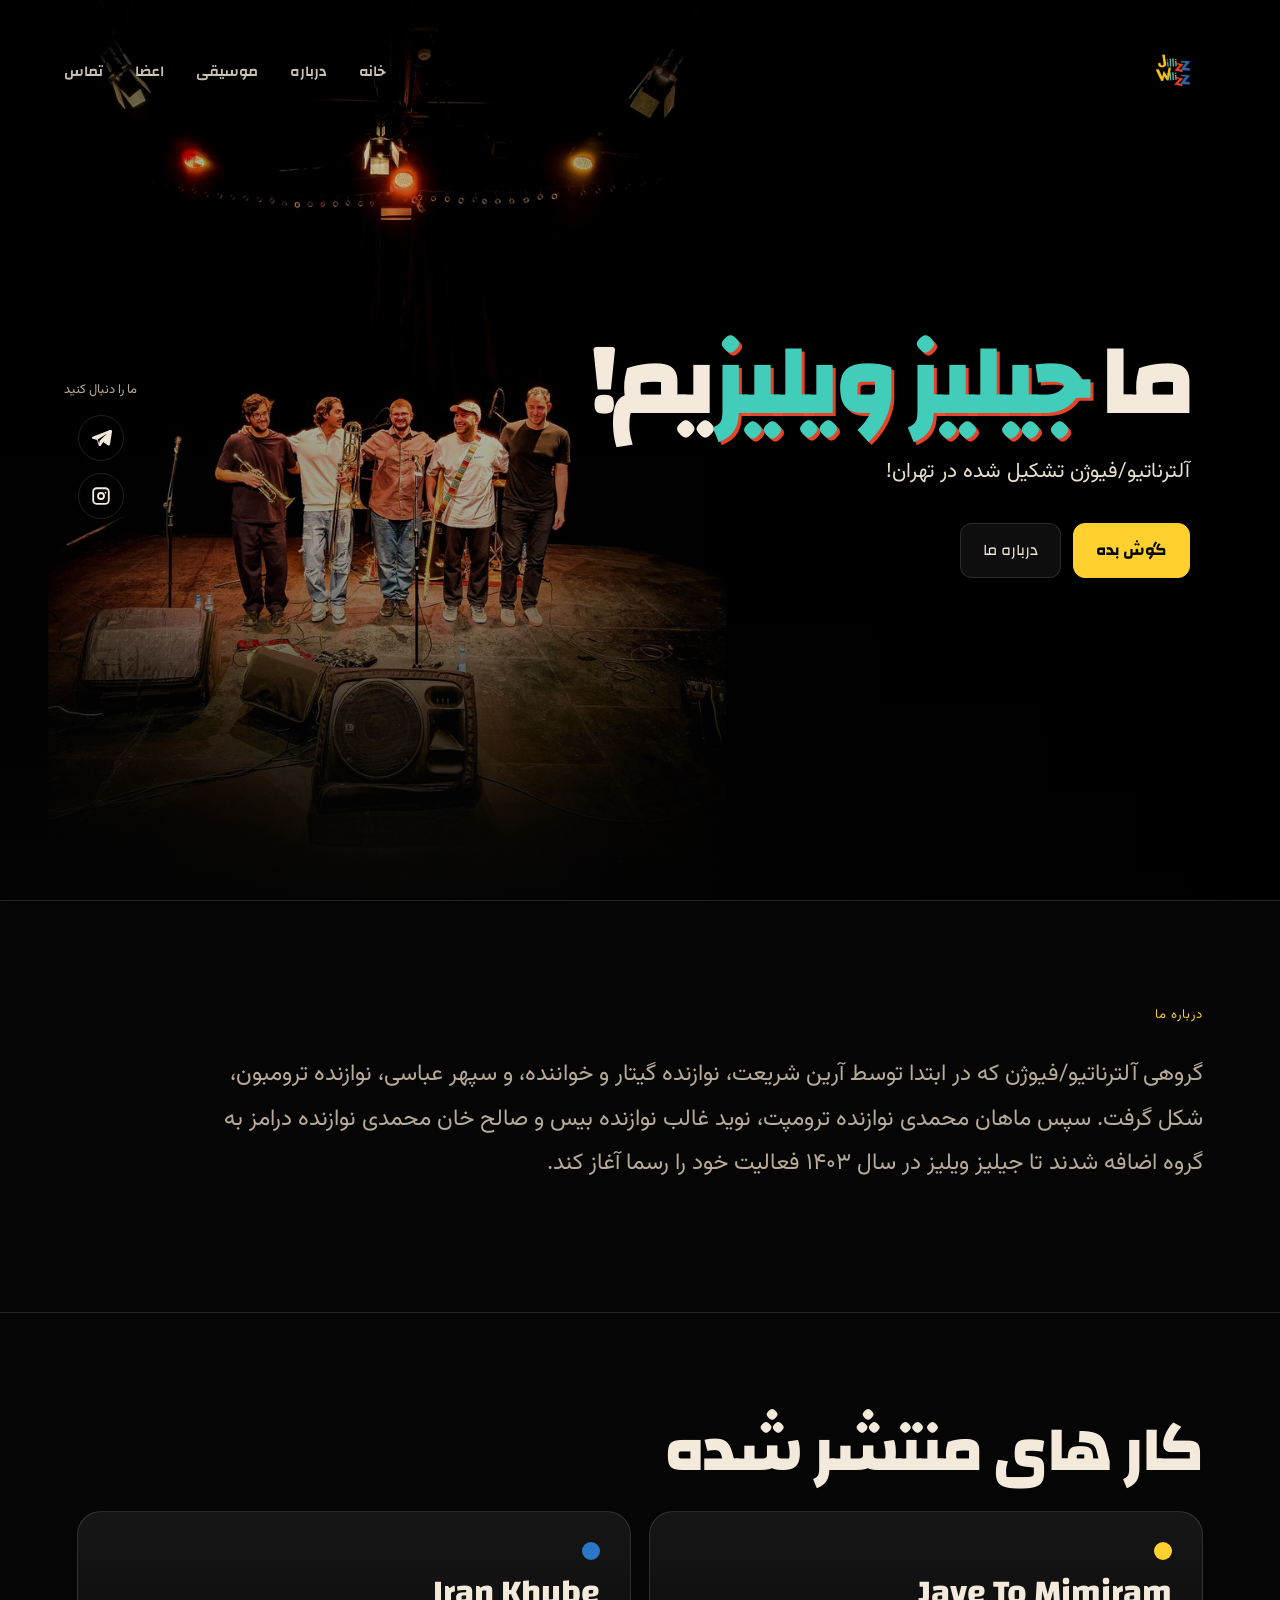
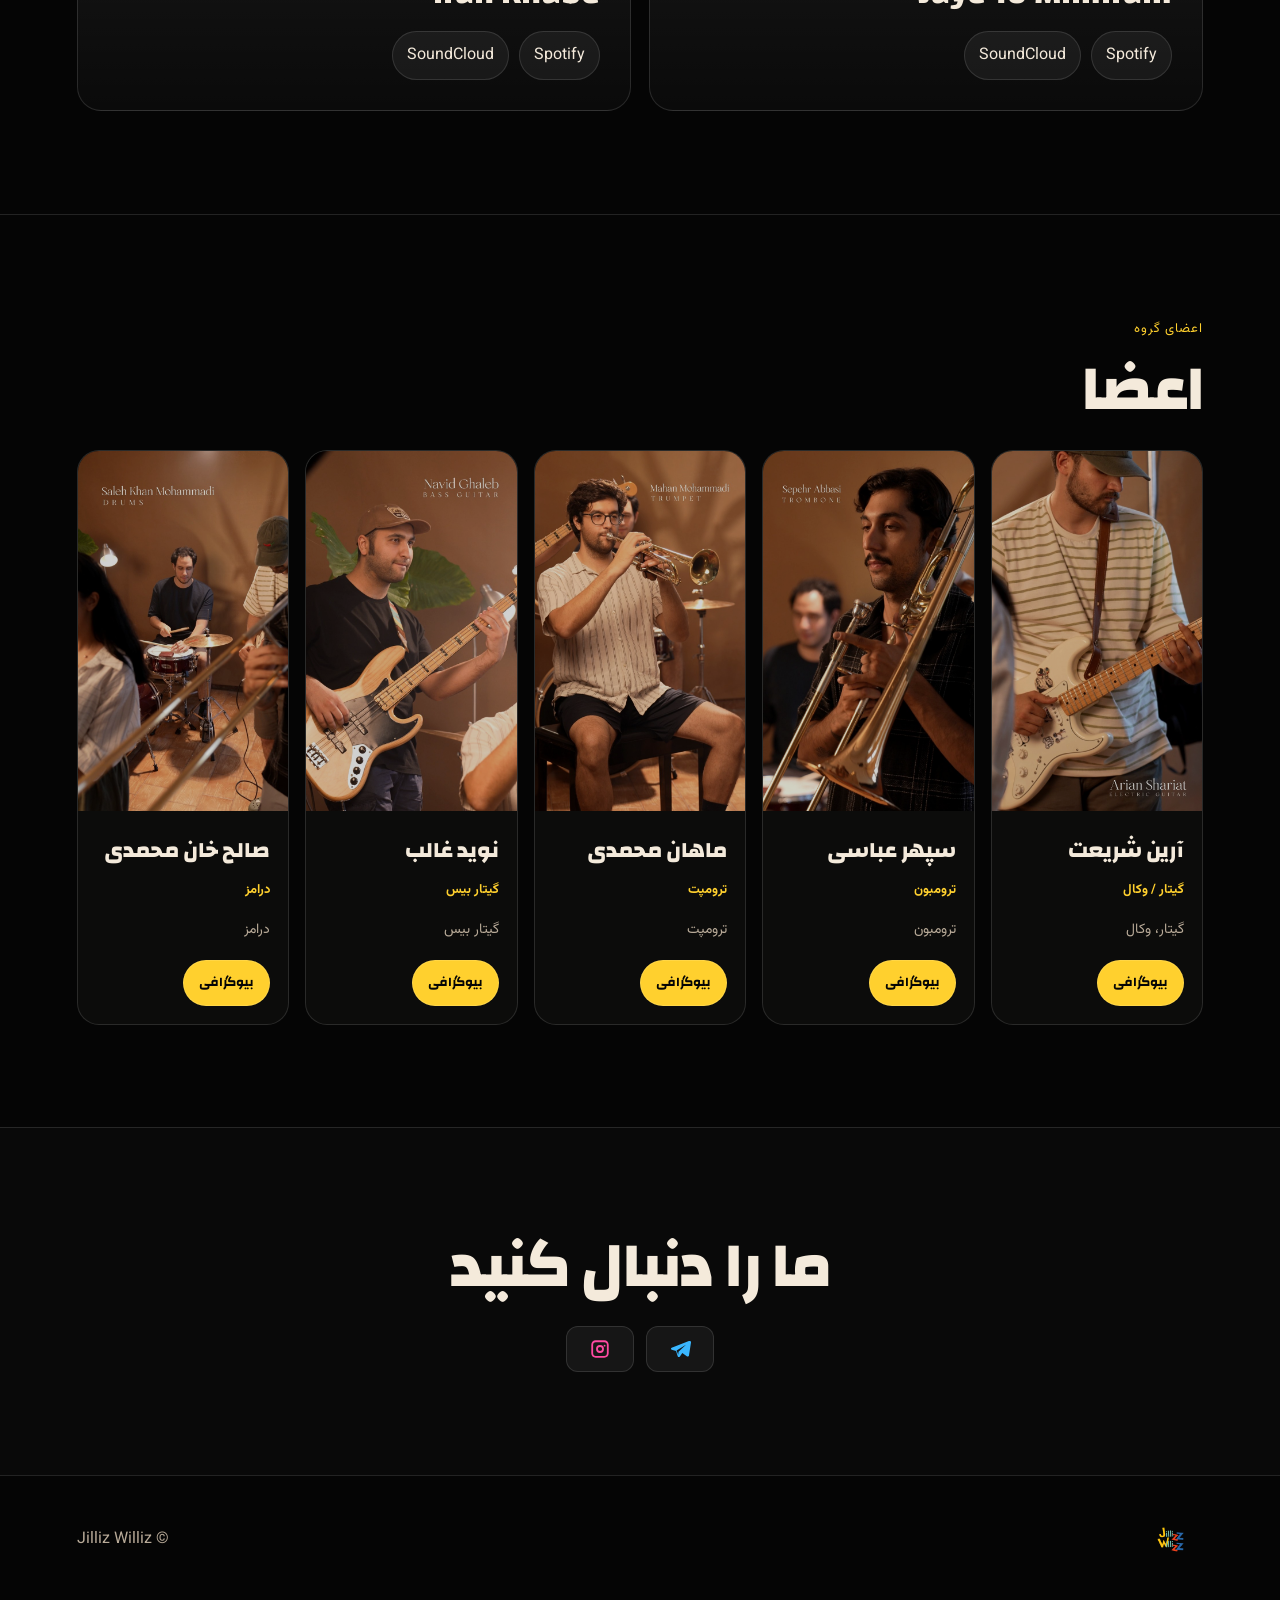
<file: index.html>
<!doctype html>
<html lang="fa" dir="rtl">
<head>
  <meta charset="utf-8" />
  <meta name="viewport" content="width=device-width, initial-scale=1" />
  <title>Jilliz Williz | جیلیز ویلیز</title>
  <meta name="description" content="جیلیز ویلیز؛ گروه آلترناتیو/فیوژن از تهران." />
  <link rel="stylesheet" href="style.css" />
</head>
<body>
  <header class="header">
    <a class="brand" href="#home"><img src="assets/logo.png" alt="Jilliz Williz"></a>

    <nav class="nav">
      <a href="#home">خانه</a>
      <a href="#about">درباره</a>
      <a href="#music">موسیقی</a>
      <a href="#members">اعضا</a>
      <a href="#contact">تماس</a>
    </nav>
</header>

  <main id="home">
    <section class="hero">
      <div class="hero-bg"></div>
      <div class="hero-overlay"></div>

      <div class="hero-content hero-content-up">
        <p class="kicker"></p>
        <h1><span>ما</span> <span class="accent">جیلیز ویلیز</span><span>یم!</span></h1>
        <p class="lead">آلترناتیو/فیوژن تشکیل شده در تهران!</p>
        <div class="actions">
          <a class="button primary" href="#music">گوش بده</a>
          <a class="button" href="#about">درباره ما</a>
        </div>
      </div>

      <aside class="social">
        <span>ما را دنبال کنید</span>
        <a class="social-icon telegram" href="https://t.me/jillizwilliz" target="_blank" rel="noreferrer" aria-label="Telegram">
          <svg viewBox="0 0 24 24" aria-hidden="true"><path d="M21.7 3.3 2.9 10.6c-1.1.4-1.1 1.9.1 2.2l4.7 1.4 1.8 5.6c.4 1.1 1.8 1.3 2.4.3l2.6-3.8 4.9 3.6c.9.7 2.2.2 2.4-.9l2.2-14.2c.2-1.1-.9-2-2.3-1.5ZM8.3 13.7l10.2-6.3-8.1 7.7-.3 3.1-1.8-4.5Z"/></svg>
        </a>
        <a class="social-icon instagram" href="https://instagram.com/jillizwilliz" target="_blank" rel="noreferrer" aria-label="Instagram">
          <svg viewBox="0 0 24 24" aria-hidden="true"><path d="M7.3 2.5h9.4c2.7 0 4.8 2.1 4.8 4.8v9.4c0 2.7-2.1 4.8-4.8 4.8H7.3c-2.7 0-4.8-2.1-4.8-4.8V7.3c0-2.7 2.1-4.8 4.8-4.8Zm0 2A2.8 2.8 0 0 0 4.5 7.3v9.4a2.8 2.8 0 0 0 2.8 2.8h9.4a2.8 2.8 0 0 0 2.8-2.8V7.3a2.8 2.8 0 0 0-2.8-2.8H7.3Zm4.7 3.2a4.3 4.3 0 1 1 0 8.6 4.3 4.3 0 0 1 0-8.6Zm0 2a2.3 2.3 0 1 0 0 4.6 2.3 2.3 0 0 0 0-4.6Zm5-2.3a1 1 0 1 1 0 2 1 1 0 0 1 0-2Z"/></svg>
        </a>
      </aside>
    </section>

    <section class="section about" id="about">
      <p class="eyebrow">درباره ما</p>
      <p>
گروهی آلترناتیو/فیوژن که در ابتدا توسط آرین شریعت، نوازنده گیتار و خواننده، و سپهر عباسی، نوازنده ترومبون، شکل گرفت.
 سپس ماهان محمدی نوازنده ترومپت، نوید غالب نوازنده بیس و صالح خان محمدی نوازنده درامز به گروه اضافه شدند تا جیلیز ویلیز در سال ۱۴۰۳ فعالیت خود را رسما آغاز کند.

      </p>
    </section>

    <section class="section music" id="music">
      <div class="section-head">
        <div>
          <h2>کار های منتشر شده</h2>
        </div>
      </div>

      <div class="tracks">
        <article class="track">
          <span class="marker yellow"></span>
          <h3>Jaye To Mimiram</h3>
          <div class="track-links">
            <a href="https://open.spotify.com/track/0Jb6kcWet1YKsBotxWycLQ?si=af4211b37b104c14" target="_blank" rel="noreferrer">Spotify</a>
            <a href="https://soundcloud.com/jillizwillizofficial/jaye-to-mimiram?utm_source=clipboard&utm_medium=text&utm_campaign=social_sharing" target="_blank" rel="noreferrer">SoundCloud</a>
          </div>
        </article>

        <article class="track">
          <span class="marker blue"></span>
          <h3>Iran Khube</h3>
          <div class="track-links">
            <a href="https://open.spotify.com/track/7DjRmnkNrKxKRiEjoLFNaN?si=86c22fa510154607" target="_blank" rel="noreferrer">Spotify</a>
            <a href="https://soundcloud.com/jillizwillizofficial/iran-khube?utm_source=clipboard&utm_medium=text&utm_campaign=social_sharing" target="_blank" rel="noreferrer">SoundCloud</a>
          </div>
        </article>
      </div>
    </section>

    <section class="section members" id="members">
      <p class="eyebrow">اعضای گروه</p>
      <h2>اعضا</h2>

      <div class="members-grid">
        <article class="member">
          <img class="portrait arian" src="assets/arian.jpg" alt="Arian Shariat">
          <div class="member-copy">
            <h3>آرین شریعت</h3>
            <b>گیتار / وکال</b>
            <p>گیتار، وکال</p>
            <a class="bio-button" href="arian.html">بیوگرافی</a>
          </div>
        </article>

        <article class="member">
          <img class="portrait sepehr" src="assets/sepehr.jpg" alt="Sepehr Abbasi">
          <div class="member-copy">
            <h3>سپهر عباسی</h3>
            <b>ترومبون</b>
            <p>ترومبون</p>
            <a class="bio-button" href="sepehr.html">بیوگرافی</a>
          </div>
        </article>

        <article class="member">
          <img class="portrait mahan" src="assets/mahan.jpg" alt="Mahan Mohammadi">
          <div class="member-copy">
            <h3>ماهان محمدی</h3>
            <b>ترومپت</b>
            <p>ترومپت</p>
            <a class="bio-button" href="mahan.html">بیوگرافی</a>
          </div>
        </article>

        <article class="member">
          <img class="portrait navid" src="assets/navid.jpg" alt="Navid Ghaleb">
          <div class="member-copy">
            <h3>نوید غالب</h3>
            <b>گیتار بیس</b>
            <p>گیتار بیس</p>
            <a class="bio-button" href="navid.html">بیوگرافی</a>
          </div>
        </article>

        <article class="member">
          <img class="portrait saleh" src="assets/saleh.jpg" alt="Saleh Khan Mohammadi">
          <div class="member-copy">
            <h3>صالح خان محمدی</h3>
            <b>درامز</b>
            <p>درامز</p>
            <a class="bio-button" href="saleh.html">بیوگرافی</a>
          </div>
        </article>
      </div>
    </section>

    <section class="contact section" id="contact">
      <h2>ما را دنبال کنید</h2>
      <div class="contact-links">
        <a class="social-icon telegram" href="https://t.me/jillizwilliz" target="_blank" rel="noreferrer" aria-label="Telegram">
          <svg viewBox="0 0 24 24" aria-hidden="true"><path d="M21.7 3.3 2.9 10.6c-1.1.4-1.1 1.9.1 2.2l4.7 1.4 1.8 5.6c.4 1.1 1.8 1.3 2.4.3l2.6-3.8 4.9 3.6c.9.7 2.2.2 2.4-.9l2.2-14.2c.2-1.1-.9-2-2.3-1.5ZM8.3 13.7l10.2-6.3-8.1 7.7-.3 3.1-1.8-4.5Z"/></svg>
        </a>
        <a class="social-icon instagram" href="https://instagram.com/jillizwilliz" target="_blank" rel="noreferrer" aria-label="Instagram">
          <svg viewBox="0 0 24 24" aria-hidden="true"><path d="M7.3 2.5h9.4c2.7 0 4.8 2.1 4.8 4.8v9.4c0 2.7-2.1 4.8-4.8 4.8H7.3c-2.7 0-4.8-2.1-4.8-4.8V7.3c0-2.7 2.1-4.8 4.8-4.8Zm0 2A2.8 2.8 0 0 0 4.5 7.3v9.4a2.8 2.8 0 0 0 2.8 2.8h9.4a2.8 2.8 0 0 0 2.8-2.8V7.3a2.8 2.8 0 0 0-2.8-2.8H7.3Zm4.7 3.2a4.3 4.3 0 1 1 0 8.6 4.3 4.3 0 0 1 0-8.6Zm0 2a2.3 2.3 0 1 0 0 4.6 2.3 2.3 0 0 0 0-4.6Zm5-2.3a1 1 0 1 1 0 2 1 1 0 0 1 0-2Z"/></svg>
        </a>
      </div>
    </section>
  </main>

  <footer>
    <img src="assets/logo.png" alt="">
    <span>© Jilliz Williz</span>
  </footer>
</body>
</html>
</file>
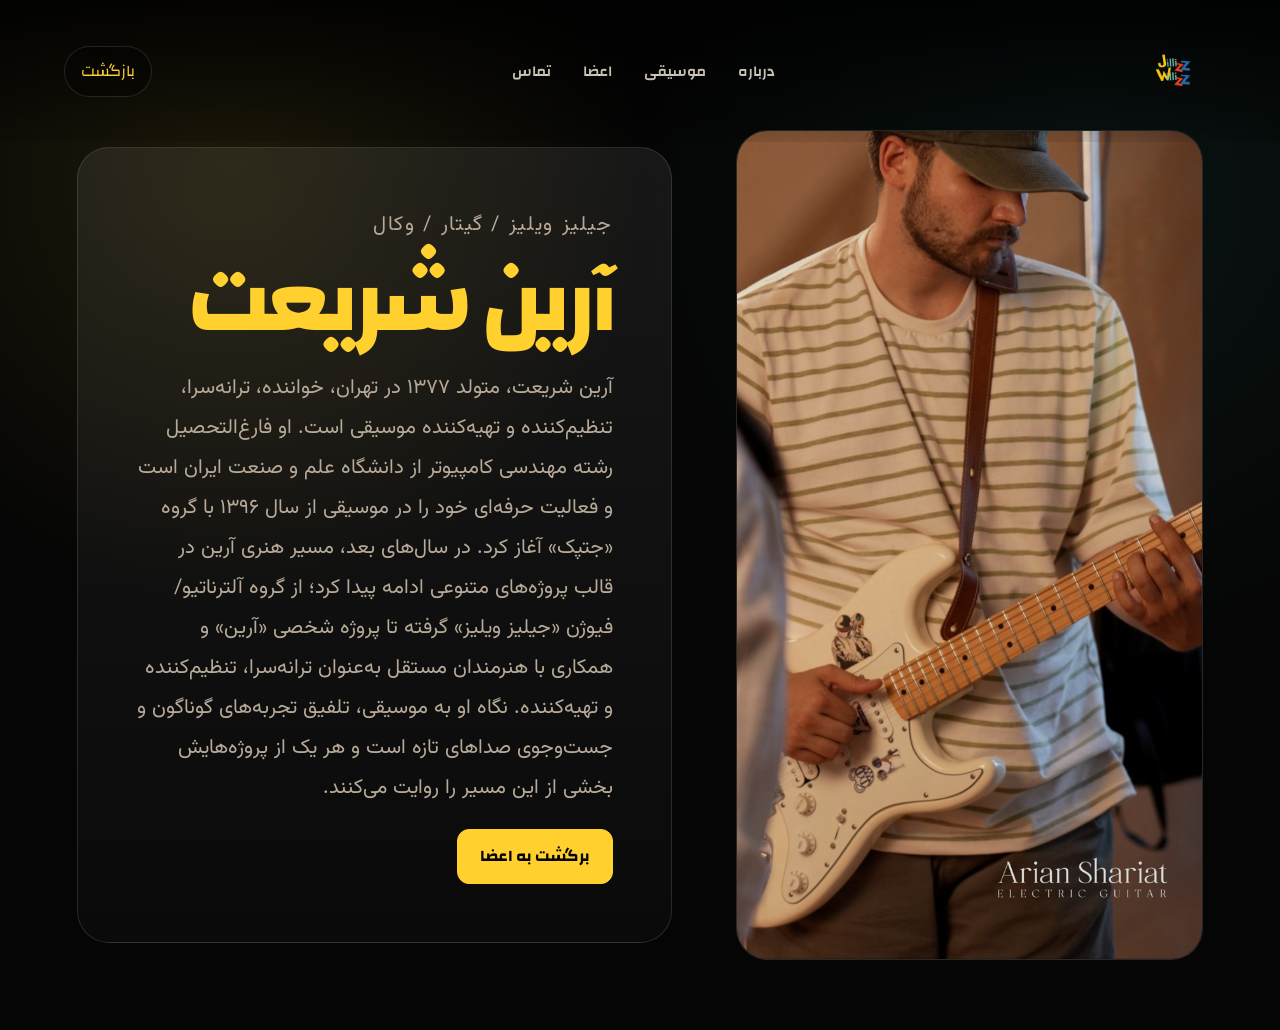
<file: arian.html>
<!doctype html>
<html lang="fa" dir="rtl">
<head>
  <meta charset="utf-8" />
  <meta name="viewport" content="width=device-width, initial-scale=1" />
  <title>Arian Shariat | Jilliz Williz</title>
  <link rel="stylesheet" href="style.css" />
</head>
<body class="bio-page">
  <header class="header">
    <a class="brand" href="index.html#home"><img src="assets/logo.png" alt="Jilliz Williz"></a>
    <nav class="nav">
      <a href="index.html#about">درباره</a>
      <a href="index.html#music">موسیقی</a>
      <a href="index.html#members">اعضا</a>
      <a href="index.html#contact">تماس</a>
    </nav>
    <a class="back-link" href="index.html#members">بازگشت</a>
  </header>

  <main class="member-page">
    <section class="member-hero-detail">
      <div class="member-photo-wrap">
        <img class="member-photo-large arian" src="assets/arian.jpg" alt="Arian Shariat">
      </div>

      <article class="member-bio-card">
        <p class="eyebrow">جیلیز ویلیز / گیتار / وکال</p>
        <h1>آرین شریعت</h1>
<p>آرین شریعت، متولد ۱۳۷۷ در تهران، خواننده، ترانه‌سرا، تنظیم‌کننده و تهیه‌کننده موسیقی است. او فارغ‌التحصیل رشته مهندسی کامپیوتر از دانشگاه علم و صنعت ایران است و فعالیت حرفه‌ای خود را در موسیقی از سال ۱۳۹۶ با گروه «جتپک» آغاز کرد.

در سال‌های بعد، مسیر هنری آرین در قالب پروژه‌های متنوعی ادامه پیدا کرد؛ از گروه آلترناتیو/فیوژن «جیلیز ویلیز» گرفته تا پروژه شخصی «آرین» و همکاری با هنرمندان مستقل به‌عنوان ترانه‌سرا، تنظیم‌کننده و تهیه‌کننده. نگاه او به موسیقی، تلفیق تجربه‌های گوناگون و جست‌وجوی صداهای تازه است و هر یک از پروژه‌هایش بخشی از این مسیر را روایت می‌کنند.</p>
        <a class="button primary" href="index.html#members">برگشت به اعضا</a>
      </article>
    </section>
  </main>
</body>
</html>
</file>
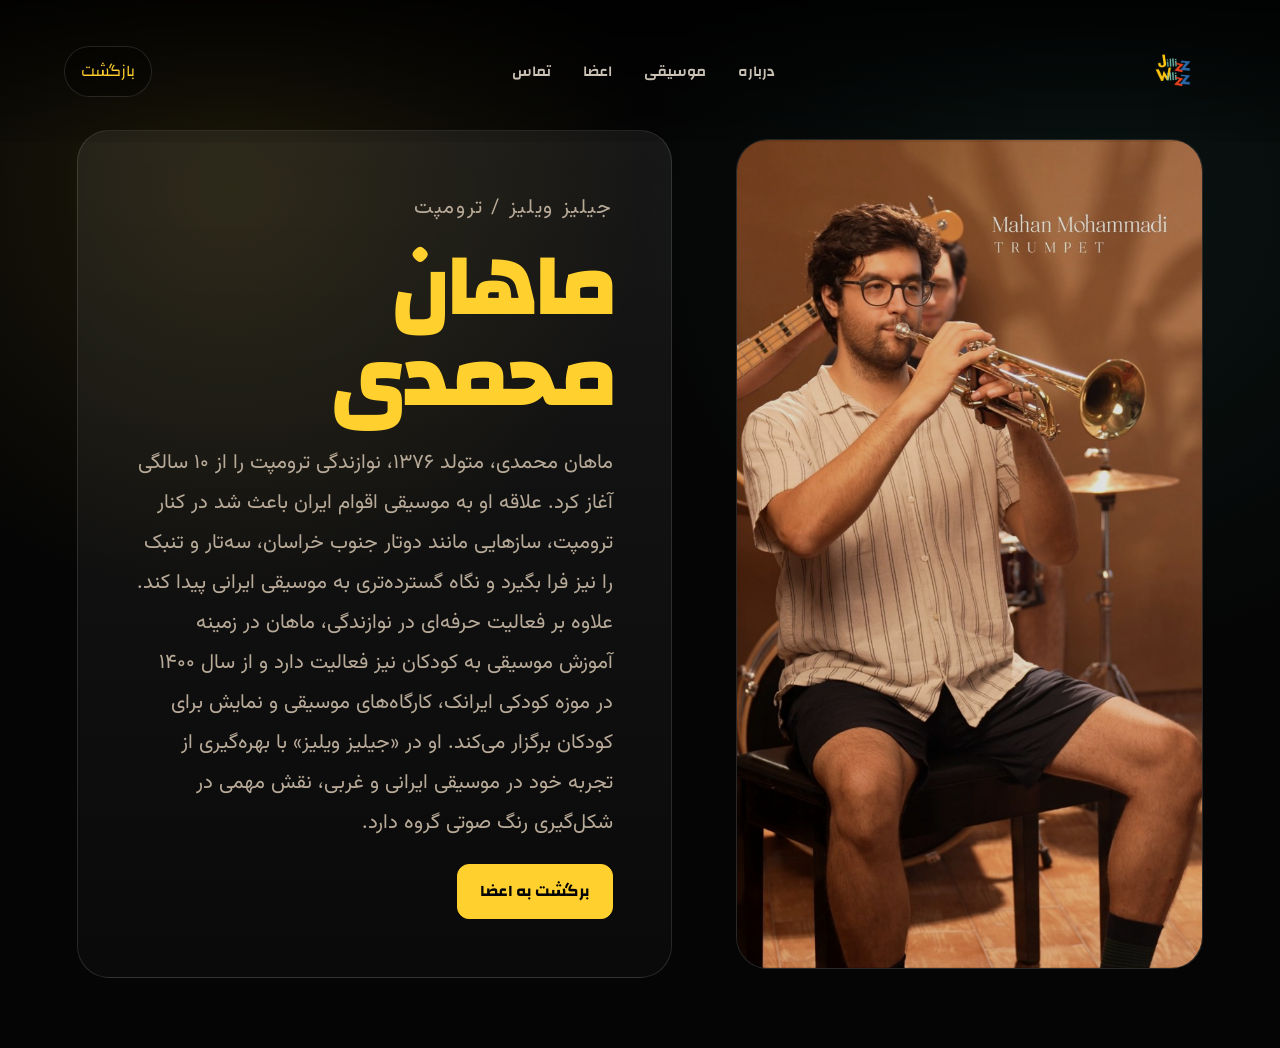
<file: mahan.html>
<!doctype html>
<html lang="fa" dir="rtl">
<head>
  <meta charset="utf-8" />
  <meta name="viewport" content="width=device-width, initial-scale=1" />
  <title>Mahan Mohammadi | Jilliz Williz</title>
  <link rel="stylesheet" href="style.css" />
</head>
<body class="bio-page">
  <header class="header">
    <a class="brand" href="index.html#home"><img src="assets/logo.png" alt="Jilliz Williz"></a>
    <nav class="nav">
      <a href="index.html#about">درباره</a>
      <a href="index.html#music">موسیقی</a>
      <a href="index.html#members">اعضا</a>
      <a href="index.html#contact">تماس</a>
    </nav>
    <a class="back-link" href="index.html#members">بازگشت</a>
  </header>

  <main class="member-page">
    <section class="member-hero-detail">
      <div class="member-photo-wrap">
        <img class="member-photo-large mahan" src="assets/mahan.jpg" alt="Mahan Mohammadi">
      </div>

      <article class="member-bio-card">
        <p class="eyebrow">جیلیز ویلیز / ترومپت</p>
        <h1>ماهان محمدی</h1>
<p>ماهان محمدی، متولد ۱۳۷۶، نوازندگی ترومپت را از ۱۰ سالگی آغاز کرد. علاقه او به موسیقی اقوام ایران باعث شد در کنار ترومپت، سازهایی مانند دوتار جنوب خراسان، سه‌تار و تنبک را نیز فرا بگیرد و نگاه گسترده‌تری به موسیقی ایرانی پیدا کند.

علاوه بر فعالیت حرفه‌ای در نوازندگی، ماهان در زمینه آموزش موسیقی به کودکان نیز فعالیت دارد و از سال ۱۴۰۰ در موزه کودکی ایرانک، کارگاه‌های موسیقی و نمایش برای کودکان برگزار می‌کند. او در «جیلیز ویلیز» با بهره‌گیری از تجربه خود در موسیقی ایرانی و غربی، نقش مهمی در شکل‌گیری رنگ صوتی گروه دارد.</p>
        <a class="button primary" href="index.html#members">برگشت به اعضا</a>
      </article>
    </section>
  </main>
</body>
</html>
</file>
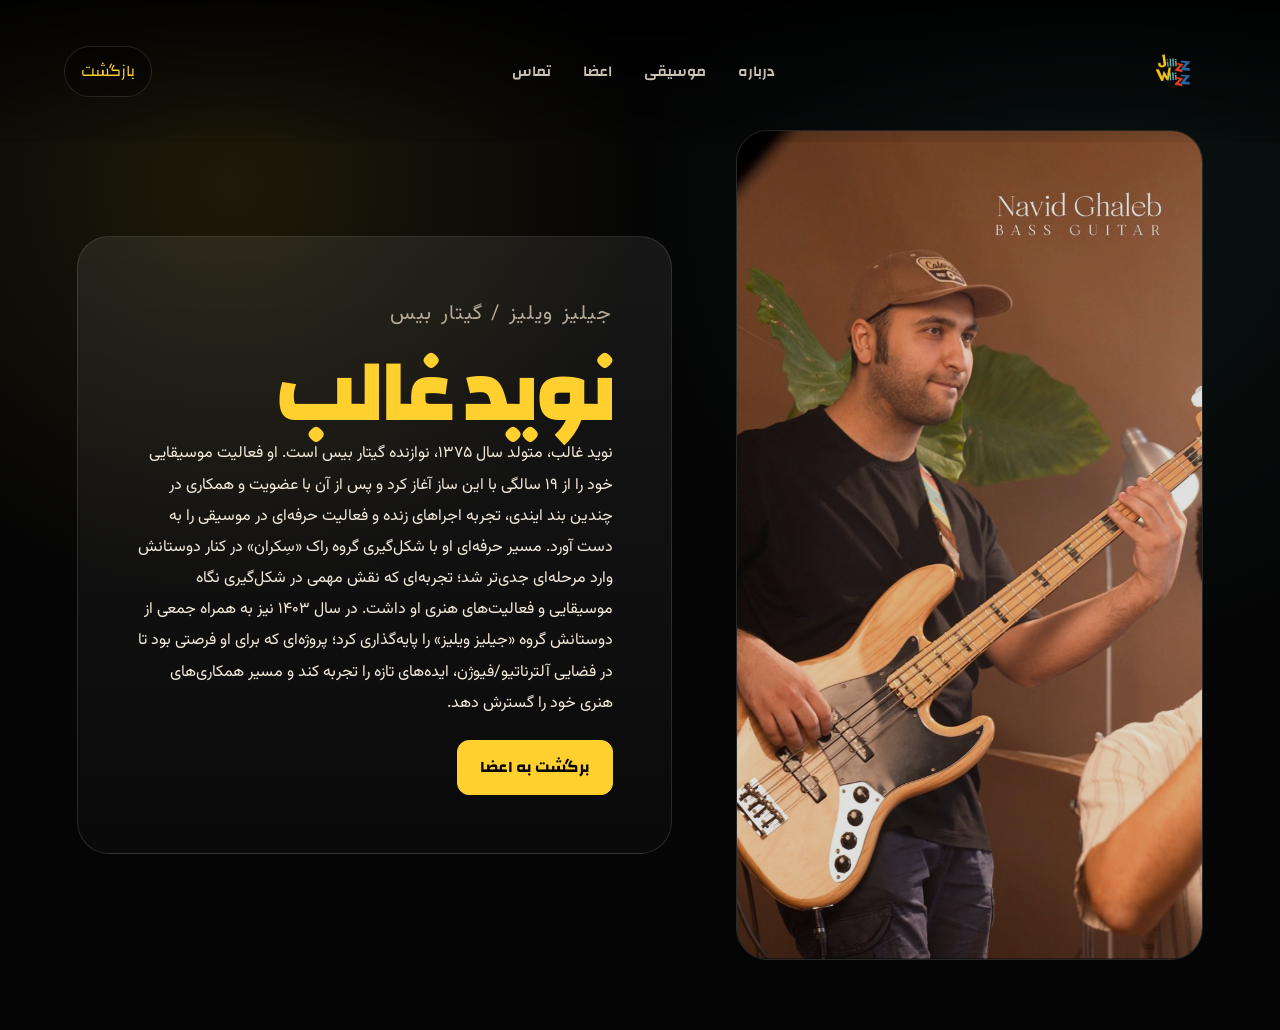
<file: navid.html>
<!doctype html>
<html lang="fa" dir="rtl">
<head>
  <meta charset="utf-8" />
  <meta name="viewport" content="width=device-width, initial-scale=1" />
  <title>Navid Ghaleb | Jilliz Williz</title>
  <link rel="stylesheet" href="style.css" />
</head>
<body class="bio-page">
  <header class="header">
    <a class="brand" href="index.html#home"><img src="assets/logo.png" alt="Jilliz Williz"></a>
    <nav class="nav">
      <a href="index.html#about">درباره</a>
      <a href="index.html#music">موسیقی</a>
      <a href="index.html#members">اعضا</a>
      <a href="index.html#contact">تماس</a>
    </nav>
    <a class="back-link" href="index.html#members">بازگشت</a>
  </header>

  <main class="member-page">
    <section class="member-hero-detail">
      <div class="member-photo-wrap">
        <img class="member-photo-large navid" src="assets/navid.jpg" alt="Navid Ghaleb">
      </div>

      <article class="member-bio-card">
        <p class="eyebrow">جیلیز ویلیز / گیتار بیس</p>
        <h1>نوید غالب</h1>نوید غالب، متولد سال ۱۳۷۵، نوازنده گیتار بیس است. او فعالیت موسیقایی خود را از ۱۹ سالگی با این ساز آغاز کرد و پس از آن با عضویت و همکاری در چندین بند ایندی، تجربه اجراهای زنده و فعالیت حرفه‌ای در موسیقی را به دست آورد.

مسیر حرفه‌ای او با شکل‌گیری گروه راک «سِکران» در کنار دوستانش وارد مرحله‌ای جدی‌تر شد؛ تجربه‌ای که نقش مهمی در شکل‌گیری نگاه موسیقایی و فعالیت‌های هنری او داشت. در سال ۱۴۰۳ نیز به همراه جمعی از دوستانش گروه «جیلیز ویلیز» را پایه‌گذاری کرد؛ پروژه‌ای که برای او فرصتی بود تا در فضایی آلترناتیو/فیوژن، ایده‌های تازه را تجربه کند و مسیر همکاری‌های هنری خود را گسترش دهد.</p>
        <a class="button primary" href="index.html#members">برگشت به اعضا</a>
      </article>
    </section>
  </main>
</body>
</html>
</file>
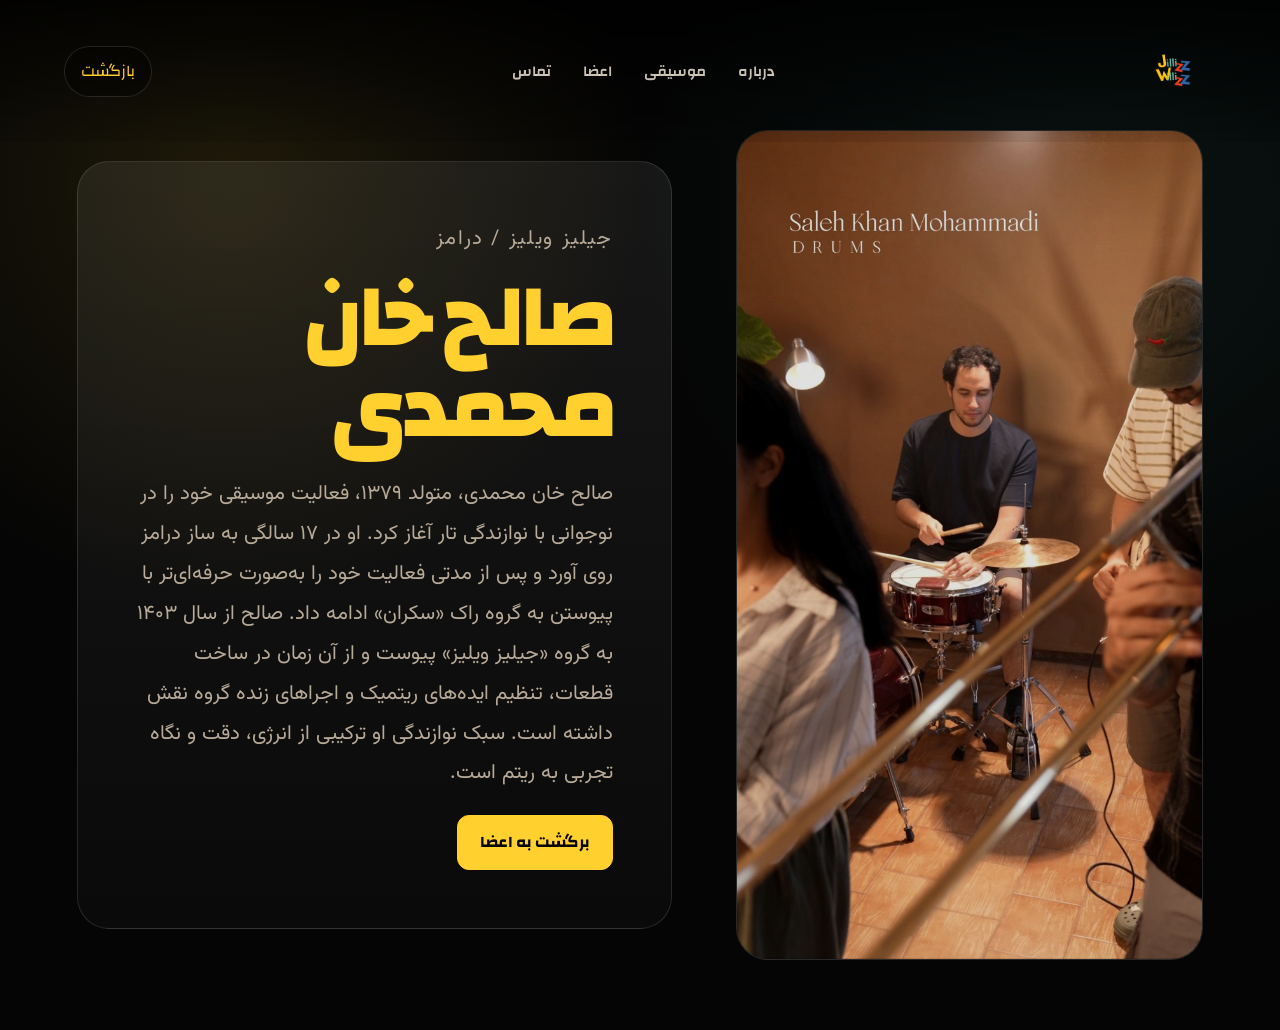
<file: saleh.html>
<!doctype html>
<html lang="fa" dir="rtl">
<head>
  <meta charset="utf-8" />
  <meta name="viewport" content="width=device-width, initial-scale=1" />
  <title>Saleh Khan Mohammadi | Jilliz Williz</title>
  <link rel="stylesheet" href="style.css" />
</head>
<body class="bio-page">
  <header class="header">
    <a class="brand" href="index.html#home"><img src="assets/logo.png" alt="Jilliz Williz"></a>
    <nav class="nav">
      <a href="index.html#about">درباره</a>
      <a href="index.html#music">موسیقی</a>
      <a href="index.html#members">اعضا</a>
      <a href="index.html#contact">تماس</a>
    </nav>
    <a class="back-link" href="index.html#members">بازگشت</a>
  </header>

  <main class="member-page">
    <section class="member-hero-detail">
      <div class="member-photo-wrap">
        <img class="member-photo-large saleh" src="assets/saleh.jpg" alt="Saleh Khan Mohammadi">
      </div>

      <article class="member-bio-card">
        <p class="eyebrow">جیلیز ویلیز / درامز</p>
        <h1>صالح خان محمدی</h1>
<p>صالح خان محمدی، متولد ۱۳۷۹، فعالیت موسیقی خود را در نوجوانی با نوازندگی تار آغاز کرد. او در ۱۷ سالگی به ساز درامز روی آورد و پس از مدتی فعالیت خود را به‌صورت حرفه‌ای‌تر با پیوستن به گروه راک «سکران» ادامه داد.

صالح از سال ۱۴۰۳ به گروه «جیلیز ویلیز» پیوست و از آن زمان در ساخت قطعات، تنظیم ایده‌های ریتمیک و اجراهای زنده گروه نقش داشته است. سبک نوازندگی او ترکیبی از انرژی، دقت و نگاه تجربی به ریتم است.</p>
        <a class="button primary" href="index.html#members">برگشت به اعضا</a>
      </article>
    </section>
  </main>
</body>
</html>
</file>
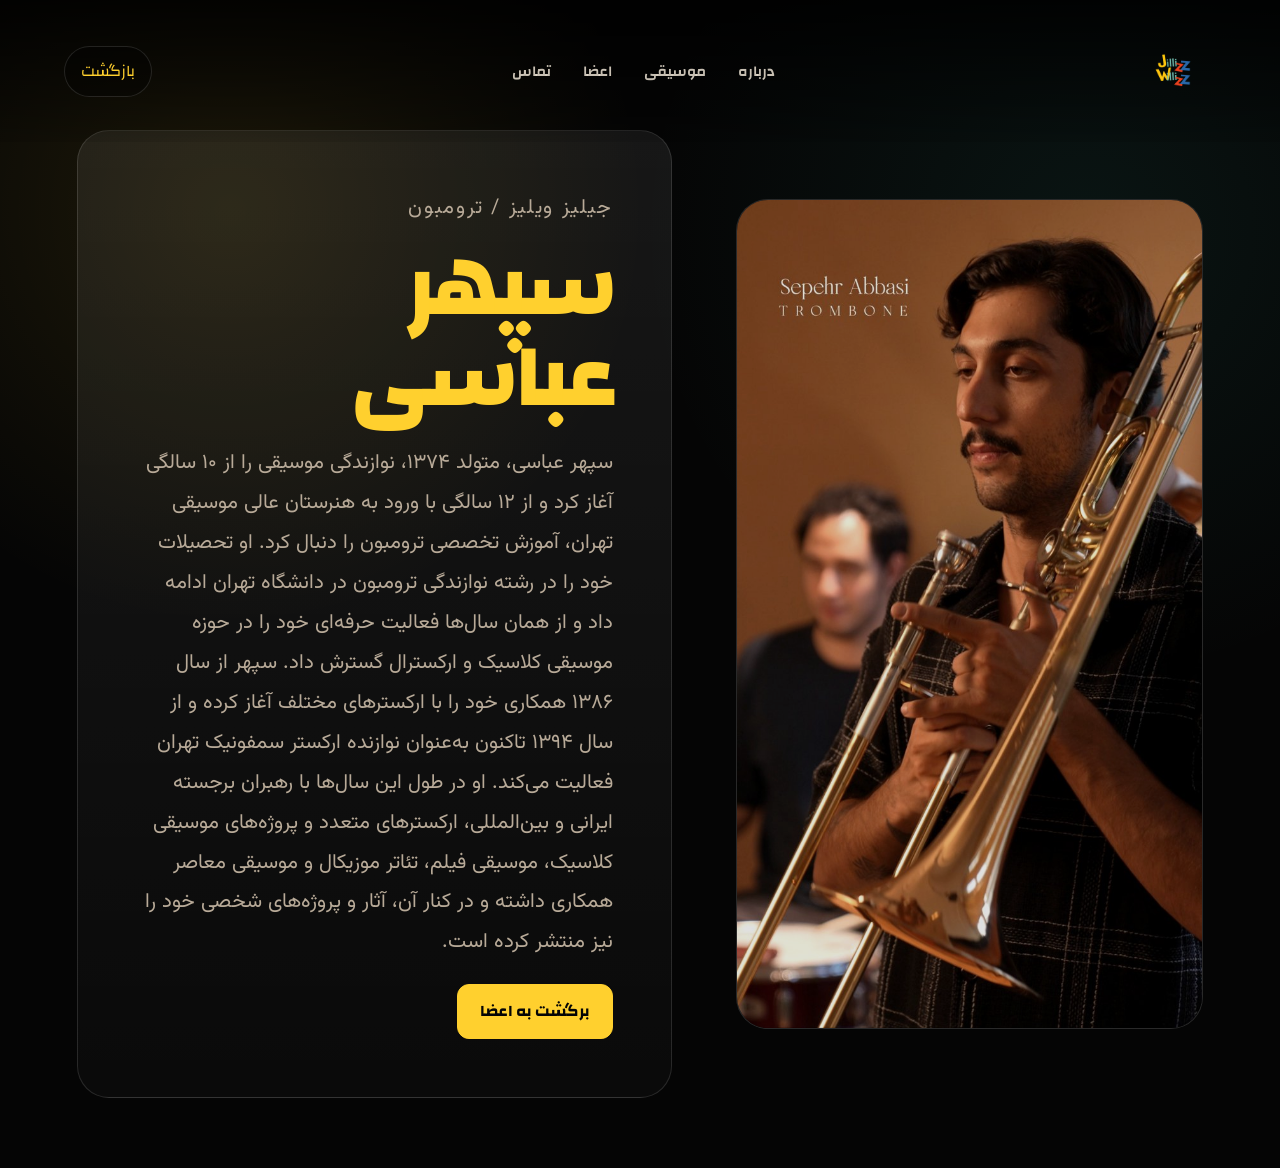
<file: sepehr.html>
<!doctype html>
<html lang="fa" dir="rtl">
<head>
  <meta charset="utf-8" />
  <meta name="viewport" content="width=device-width, initial-scale=1" />
  <title>Sepehr Abbasi | Jilliz Williz</title>
  <link rel="stylesheet" href="style.css" />
</head>
<body class="bio-page">
  <header class="header">
    <a class="brand" href="index.html#home"><img src="assets/logo.png" alt="Jilliz Williz"></a>
    <nav class="nav">
      <a href="index.html#about">درباره</a>
      <a href="index.html#music">موسیقی</a>
      <a href="index.html#members">اعضا</a>
      <a href="index.html#contact">تماس</a>
    </nav>
    <a class="back-link" href="index.html#members">بازگشت</a>
  </header>

  <main class="member-page">
    <section class="member-hero-detail">
      <div class="member-photo-wrap">
        <img class="member-photo-large sepehr" src="assets/sepehr.jpg" alt="Sepehr Abbasi">
      </div>

      <article class="member-bio-card">
        <p class="eyebrow">جیلیز ویلیز / ترومبون</p>
        <h1>سپهر عباسی</h1>
<p>سپهر عباسی، متولد ۱۳۷۴، نوازندگی موسیقی را از ۱۰ سالگی آغاز کرد و از ۱۲ سالگی با ورود به هنرستان عالی موسیقی تهران، آموزش تخصصی ترومبون را دنبال کرد. او تحصیلات خود را در رشته نوازندگی ترومبون در دانشگاه تهران ادامه داد و از همان سال‌ها فعالیت حرفه‌ای خود را در حوزه موسیقی کلاسیک و ارکسترال گسترش داد.

سپهر از سال ۱۳۸۶ همکاری خود را با ارکسترهای مختلف آغاز کرده و از سال ۱۳۹۴ تاکنون به‌عنوان نوازنده ارکستر سمفونیک تهران فعالیت می‌کند. او در طول این سال‌ها با رهبران برجسته ایرانی و بین‌المللی، ارکسترهای متعدد و پروژه‌های موسیقی کلاسیک، موسیقی فیلم، تئاتر موزیکال و موسیقی معاصر همکاری داشته و در کنار آن، آثار و پروژه‌های شخصی خود را نیز منتشر کرده است.</p>
        <a class="button primary" href="index.html#members">برگشت به اعضا</a>
      </article>
    </section>
  </main>
</body>
</html>
</file>
<file: style.css>
@import url('https://fonts.googleapis.com/css2?family=Changa:wght@400;500;600;700;800&family=Vazirmatn:wght@300;400;500;600;700;800;900&display=swap');

:root{
  --bg:#050505;
  --panel:#0c0c0b;
  --text:#f4eadb;
  --muted:#b8aa98;
  --line:rgba(255,255,255,.12);
  --yellow:#ffd02e;
  --cyan:#41cdb9;
  --red:#ff4b2e;
  --blue:#2b76c9;
}
*{box-sizing:border-box}
html{scroll-behavior:smooth}
body{margin:0;background:var(--bg);color:var(--text);font-family:'Vazirmatn',Tahoma,Arial,sans-serif;line-height:1.95;font-weight:400}
body.en{direction:ltr}
a{text-decoration:none;color:inherit}
.header{
  position:fixed;inset:0 0 auto 0;z-index:20;
  display:flex;align-items:center;justify-content:space-between;
  padding:18px clamp(20px,5vw,78px);
  background:linear-gradient(to bottom,rgba(0,0,0,.78),rgba(0,0,0,.08));
}
.brand img{width:82px;display:block}
.nav{display:flex;gap:32px;font-size:14px;color:rgba(244,234,219,.82)}
.nav a:hover{color:var(--yellow)}
.lang{background:rgba(0,0,0,.35);color:var(--yellow);border:1px solid var(--line);border-radius:999px;padding:9px 16px;cursor:pointer}
.hero{position:relative;min-height:100vh;display:flex;align-items:center;overflow:hidden}
.hero-bg{position:absolute;inset:0;background:url('assets/hero.jpg') center center/cover no-repeat}
.hero-overlay{
  position:absolute;inset:0;
  background:
    linear-gradient(90deg,rgba(0,0,0,.92) 0%,rgba(0,0,0,.44) 44%,rgba(0,0,0,.84) 100%),
    linear-gradient(to top,#050505 0%,rgba(5,5,5,.25) 36%,transparent 70%);
}
html[dir="rtl"] .hero-overlay{
  background:
    linear-gradient(270deg,rgba(0,0,0,.92) 0%,rgba(0,0,0,.44) 44%,rgba(0,0,0,.84) 100%),
    linear-gradient(to top,#050505 0%,rgba(5,5,5,.25) 36%,transparent 70%);
}
.hero-content{position:relative;z-index:2;width:min(620px,calc(100% - 40px));margin-inline:clamp(20px,7vw,110px);padding-top:88px}
.kicker,.eyebrow{margin:0 0 12px;color:var(--yellow);font-size:13px;letter-spacing:.08em}
h1{font-size:clamp(54px,8vw,116px);line-height:1.02;letter-spacing:-.07em;margin:0 0 18px}
.accent{color:var(--cyan);text-shadow:3px 3px 0 rgba(255,75,46,.9)}
.lead{max-width:520px;margin:0;color:#eadfce;font-size:clamp(17px,2vw,21px)}
.actions{display:flex;gap:12px;flex-wrap:wrap;margin-top:30px}
.button,.track-links a,.contact-links a{
  display:inline-flex;align-items:center;justify-content:center;
  padding:11px 22px;border-radius:12px;border:1px solid var(--line);
  background:rgba(255,255,255,.055);transition:.2s ease
}
.button:hover,.track-links a:hover,.contact-links a:hover{transform:translateY(-2px);border-color:rgba(255,208,46,.5)}
.button.primary{background:var(--yellow);border-color:var(--yellow);color:#050505;font-weight:700}
.social{position:absolute;z-index:3;inset-inline-end:clamp(20px,5vw,70px);top:42%;display:flex;flex-direction:column;gap:12px;align-items:center;color:var(--muted);font-size:13px}
.social a{width:42px;height:42px;border:1px solid var(--line);border-radius:50%;display:grid;place-items:center;font-size:0}
.social a::first-letter{font-size:15px;color:var(--yellow)}
.section{padding:clamp(70px,8vw,118px) clamp(20px,6vw,96px);border-top:1px solid var(--line)}
.section h2{font-size:clamp(34px,5vw,72px);line-height:1.12;letter-spacing:-.05em;margin:0 0 24px}
.about p:last-child{max-width:980px;color:var(--muted);font-size:clamp(18px,2vw,23px)}
.tracks{display:grid;grid-template-columns:repeat(2,minmax(0,1fr));gap:18px}
.track{border:1px solid var(--line);background:linear-gradient(180deg,rgba(255,255,255,.07),rgba(255,255,255,.025));border-radius:24px;padding:30px}
.marker{display:block;width:18px;height:18px;border-radius:50%;margin-bottom:14px}
.yellow{background:var(--yellow)}.blue{background:var(--blue)}
.track h3{font-size:34px;line-height:1.1;margin:0 0 10px}.track p{color:var(--muted)}
.track-links{display:flex;gap:10px;flex-wrap:wrap}.track-links a{padding:8px 14px;border-radius:999px}
.members-grid{display:grid;grid-template-columns:repeat(5,minmax(0,1fr));gap:16px}
.member{border:1px solid var(--line);border-radius:22px;overflow:hidden;background:var(--panel);transition:.25s}
.member:hover{transform:translateY(-5px);border-color:rgba(255,208,46,.42)}
.member img{width:100%;height:265px;object-fit:cover;display:block;filter:saturate(.9) brightness(.82)}
.member-copy{padding:18px}
.member h3{margin:0 0 2px;font-size:22px;color:var(--text)}
.member b{color:var(--yellow);font-size:13px}
.member p{margin:12px 0 0;color:var(--muted);font-size:14px}
.contact{text-align:center;background:#090909}
.contact-links{display:flex;justify-content:center;gap:12px;flex-wrap:wrap}
footer{border-top:1px solid var(--line);padding:24px clamp(20px,6vw,96px);display:flex;align-items:center;justify-content:space-between;color:var(--muted)}
footer img{width:62px}
@media(max-width:1100px){.members-grid{grid-template-columns:repeat(2,1fr)}.tracks{grid-template-columns:1fr}.social{display:none}.hero-overlay{background:rgba(0,0,0,.66)!important}.nav{display:none}}
@media(max-width:620px){.brand img{width:64px}.header{padding:14px 20px}.hero-content{padding-top:70px}h1{font-size:54px}.section{padding:70px 20px}.members-grid{grid-template-columns:1fr}.member img{height:360px}footer{flex-direction:column;gap:12px}}


/* v4 edits: better portrait crops + biography buttons/details */
.member img.portrait{
  object-fit: cover;
  object-position: center 18%;
  height: 330px;
}
.member img.arian{object-position:center 16%}
.member img.sepehr{object-position:center 14%}
.member img.mahan{object-position:center 12%}
.member img.navid{object-position:center 15%}
.member img.saleh{object-position:center 12%}

.bio-button{
  display:inline-flex;
  margin-top:16px;
  padding:9px 15px;
  border:1px solid var(--line);
  border-radius:999px;
  color:#050505;
  background:var(--yellow);
  font-size:13px;
  font-weight:700;
  transition:.2s ease;
}
.bio-button:hover{transform:translateY(-2px)}

.bio-list{
  margin-top:34px;
  display:grid;
  gap:14px;
}
.bio-detail{
  scroll-margin-top:110px;
  border:1px solid var(--line);
  border-radius:22px;
  background:linear-gradient(180deg,rgba(255,255,255,.065),rgba(255,255,255,.025));
  padding:26px;
}
.bio-detail span{
  color:var(--yellow);
  font-size:13px;
}
.bio-detail h3{
  margin:6px 0 10px;
  font-size:30px;
  line-height:1.2;
}
.bio-detail p{
  color:var(--muted);
  max-width:900px;
  margin:0;
}
@media(max-width:620px){
  .member img.portrait{height:420px;object-position:center 12%}
}


/* v5 edits: separate member biography pages */
.member img.portrait{
  height: 360px;
  object-fit: cover;
  object-position: center 10%;
}

.member img.arian{object-position:center 12%}
.member img.sepehr{object-position:center 8%}
.member img.mahan{object-position:center 8%}
.member img.navid{object-position:center 10%}
.member img.saleh{object-position:center 8%}

.bio-page{
  background:
    radial-gradient(circle at 18% 18%, rgba(255,208,46,.10), transparent 26rem),
    radial-gradient(circle at 85% 20%, rgba(65,205,185,.08), transparent 28rem),
    var(--bg);
}

.member-page{
  min-height:100vh;
  padding:130px clamp(20px,6vw,96px) 70px;
}

.member-hero-detail{
  display:grid;
  grid-template-columns:minmax(300px, 0.88fr) minmax(320px, 1.12fr);
  gap:clamp(24px,5vw,72px);
  align-items:center;
  max-width:1240px;
  margin:0 auto;
}

.member-photo-wrap{
  border:1px solid var(--line);
  border-radius:32px;
  overflow:hidden;
  background:#0b0b0b;
  min-height:620px;
}

.member-photo-large{
  width:100%;
  height:100%;
  min-height:620px;
  object-fit:cover;
  object-position:center 8%;
  display:block;
  filter:saturate(.92) brightness(.88);
}

.member-photo-large.arian{object-position:center 8%}
.member-photo-large.sepehr{object-position:center 6%}
.member-photo-large.mahan{object-position:center 5%}
.member-photo-large.navid{object-position:center 8%}
.member-photo-large.saleh{object-position:center 5%}

.member-bio-card{
  border:1px solid var(--line);
  border-radius:32px;
  background:linear-gradient(180deg,rgba(255,255,255,.075),rgba(255,255,255,.025));
  padding:clamp(28px,5vw,58px);
}

.member-bio-card h1{
  font-size:clamp(46px,7vw,92px);
  margin:0;
  color:var(--yellow);
  text-shadow:none;
}

.member-bio-card h2{
  margin:4px 0 24px;
  color:var(--cyan);
  font-size:clamp(24px,3vw,38px);
  line-height:1.1;
}

.member-bio-card p{
  color:var(--muted);
  font-size:clamp(17px,1.6vw,21px);
  max-width:720px;
}

.english-text{
  direction:ltr;
  text-align:left;
  opacity:.9;
}

.bio-divider{
  height:1px;
  background:var(--line);
  margin:28px 0;
}

.back-link{
  display:inline-flex;
  align-items:center;
  justify-content:center;
  text-decoration:none;
}

@media(max-width:900px){
  .member-hero-detail{grid-template-columns:1fr}
  .member-photo-wrap,.member-photo-large{min-height:520px}
  .member-page{padding-top:110px}
}

@media(max-width:620px){
  .member img.portrait{height:430px;object-position:center 7%}
  .member-photo-wrap,.member-photo-large{min-height:500px}
  .member-bio-card{border-radius:24px}
}


/* v9 edits */
.hero-content-up{
  transform: translateY(-46px);
}
.social a.social-icon{
  width:46px;
  height:46px;
  font-size:initial;
  color:var(--text);
}
.social a.social-icon::first-letter{font-size:0}
.social-icon svg{
  width:22px;
  height:22px;
  fill:currentColor;
}
.social-icon.telegram{
  color:#3ab7ff;
}
.social-icon.instagram{
  color:#ff4aa2;
}
.track h3{
  margin-bottom:20px;
}
@media(max-width:620px){
  .hero-content-up{
    transform: translateY(-26px);
  }
}


/* Persian-only typography refresh */
h1,h2,h3,.nav,.button,.bio-button,.back-link,.track h3,.member-bio-card h1{
  font-family:'Changa','Vazirmatn',Tahoma,Arial,sans-serif;
}
h1{
  font-weight:800;
  letter-spacing:-.055em;
}
.section h2,.contact h2{
  font-weight:800;
  letter-spacing:-.035em;
}
.nav{
  font-size:15px;
  font-weight:600;
}
.lead,.about p:last-child,.member p,.member-bio-card p{
  font-family:'Vazirmatn',Tahoma,Arial,sans-serif;
}
.member h3{
  font-weight:800;
}
.member b{
  font-family:'Vazirmatn',Tahoma,Arial,sans-serif;
  font-weight:700;
}
.back-link{
  background:rgba(0,0,0,.35);
  color:var(--yellow);
  border:1px solid var(--line);
  border-radius:999px;
  padding:9px 16px;
  cursor:pointer;
}


/* header image no-face-cover update: sharp photo, faces kept away from text */
.hero-bg{
  background-position:center center;
}

.hero-overlay{
  background:
    linear-gradient(270deg,rgba(0,0,0,.94) 0%,rgba(0,0,0,.76) 31%,rgba(0,0,0,.18) 62%,rgba(0,0,0,.30) 100%),
    linear-gradient(to top,#050505 0%,rgba(5,5,5,.22) 36%,transparent 72%) !important;
}

@media(max-width:900px){
  .hero{
    min-height:100vh;
    align-items:end;
    padding-bottom:42px;
  }
  .hero-bg{
    background-size:contain;
    background-position:center 78px;
    background-repeat:no-repeat;
    background-color:#050505;
  }
  .hero-overlay{
    background:
      linear-gradient(to top,#050505 0%,rgba(5,5,5,.98) 25%,rgba(5,5,5,.42) 50%,rgba(5,5,5,.08) 100%) !important;
  }
  .hero-content{
    padding-top:0;
  }
}




/* mobile hero final composition v2: center the band, not too far right */
@media (max-width: 900px) {
  .hero {
    min-height: 100svh;
    display: flex;
    align-items: flex-end;
    padding-bottom: 46px;
  }

  .hero-bg {
    background-image: url('assets/hero.jpg') !important;
    background-size: 230% auto !important;
    background-position: 34% 34px !important;
    background-repeat: no-repeat !important;
    background-color: #050505 !important;
  }

  .hero-overlay {
    background:
      linear-gradient(to bottom,
        rgba(5,5,5,.08) 0%,
        rgba(5,5,5,.02) 30%,
        rgba(5,5,5,.45) 51%,
        rgba(5,5,5,.94) 70%,
        #050505 100%) !important;
  }

  .hero-content,
  .hero-content-up {
    width: calc(100% - 40px) !important;
    max-width: none !important;
    margin: 0 20px !important;
    padding-top: 0 !important;
    transform: none !important;
    position: relative !important;
    z-index: 5;
  }

  .hero-content h1 {
    font-size: clamp(50px, 17vw, 72px) !important;
    line-height: .96 !important;
    margin-bottom: 14px !important;
  }

  .lead {
    font-size: 18px !important;
    line-height: 1.75 !important;
    max-width: 100% !important;
  }

  .actions {
    margin-top: 22px !important;
    gap: 12px !important;
  }

  .button {
    min-height: 54px;
    padding: 12px 22px;
  }
}

@media (max-width: 430px) {
  .hero {
    padding-bottom: 44px;
  }

  .hero-bg {
    background-size: 245% auto !important;
    background-position: 33% 30px !important;
  }

  .hero-content h1 {
    font-size: clamp(48px, 18vw, 68px) !important;
  }
}

@media (max-width: 380px) {
  .hero-bg {
    background-size: 260% auto !important;
    background-position: 32% 28px !important;
  }

  .hero-content h1 {
    font-size: 48px !important;
  }
}
</file>
